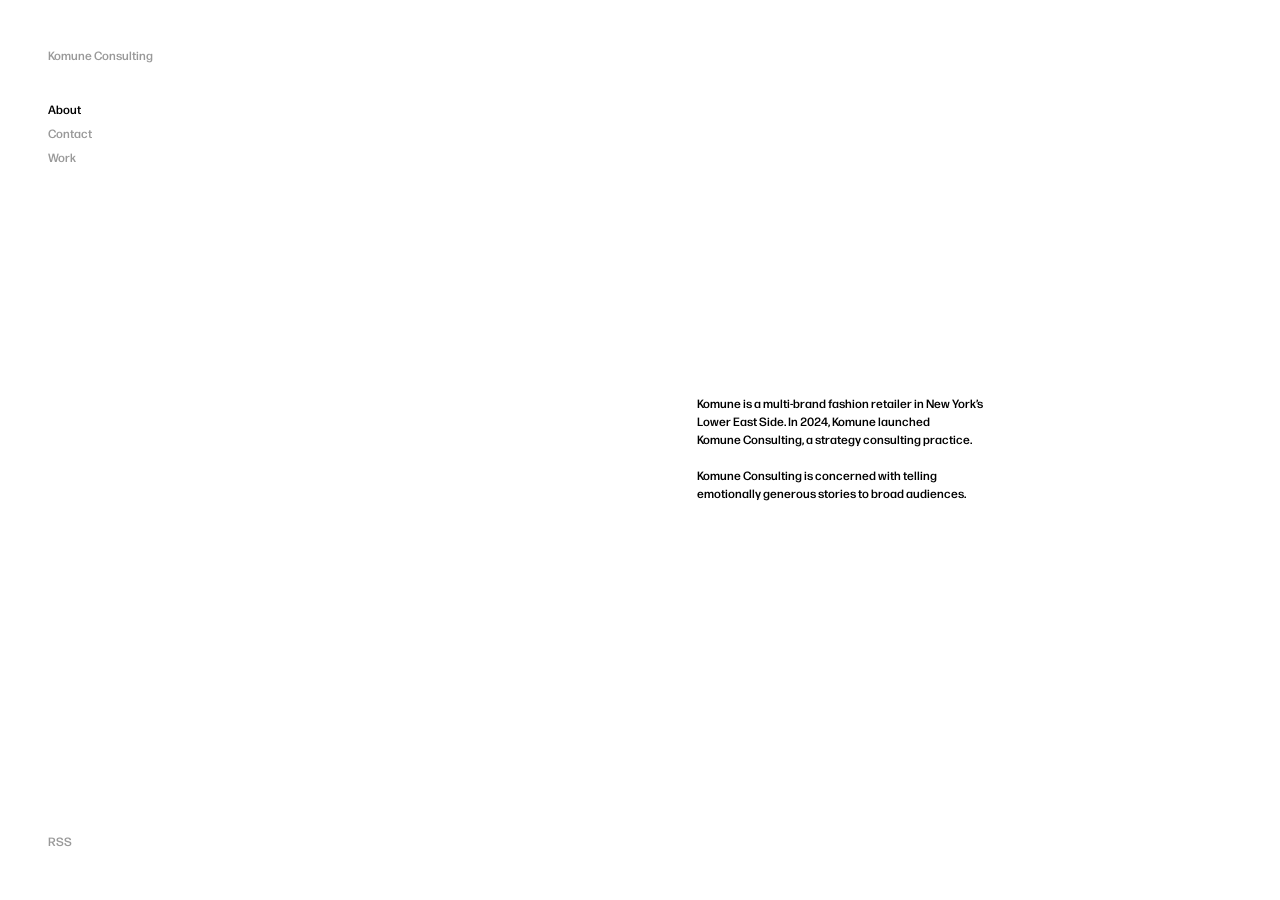
<file: about.html>
<!doctype html>
<html lang="en">
<head>
  <meta charset="utf-8">
  <meta name="viewport" content="width=device-width, initial-scale=1">
  <title>About — Komune Consulting</title>
  <link rel="icon" type="image/png" sizes="32x32" href="icons/favicon-32.png">
  <link rel="icon" type="image/png" sizes="512x512" href="icons/favicon-512.png">
  <link rel="apple-touch-icon" href="icons/apple-touch-icon.png">
  <link rel="alternate" type="application/rss+xml" title="Komune Consulting" href="feed.xml">
  <link rel="stylesheet" href="styles.css?v=8">
</head>
<body>
  <div class="page">
    <header class="sidebar">
      <a class="wordmark" href="index.html">Komune Consulting</a>
      <nav aria-label="Main">
        <ul class="nav">
          <li><a href="about.html" aria-current="page">About</a></li>
          <li><a href="contact.html">Contact</a></li>
          <li><a href="work.html">Work</a></li>
        </ul>
      </nav>
      <p class="sidebar-foot"><a href="feed.xml">RSS</a></p>
    </header>
    <main class="content content--centered">
      <div class="page-copy">
        <p>Komune is a multi-brand fashion retailer in New&nbsp;York’s Lower East Side. In 2024, Komune launched Komune&nbsp;Consulting, a strategy consulting practice.</p>
        <p>Komune&nbsp;Consulting is concerned with telling emotionally generous stories to broad audiences.</p>
      </div>
    </main>
  </div>
</body>
</html>
</file>
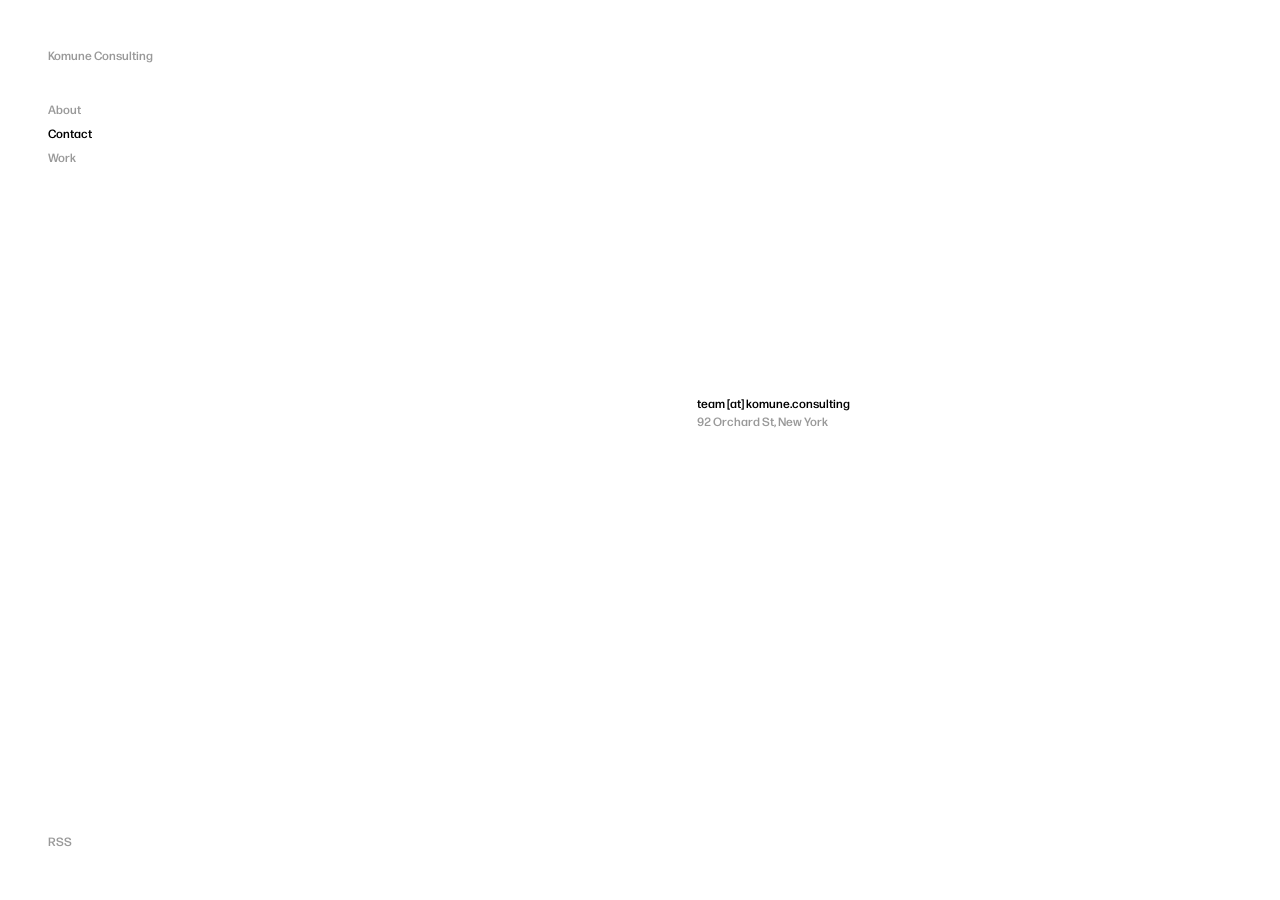
<file: contact.html>
<!doctype html>
<html lang="en">
<head>
  <meta charset="utf-8">
  <meta name="viewport" content="width=device-width, initial-scale=1">
  <title>Contact — Komune Consulting</title>
  <link rel="icon" type="image/png" sizes="32x32" href="icons/favicon-32.png">
  <link rel="icon" type="image/png" sizes="512x512" href="icons/favicon-512.png">
  <link rel="apple-touch-icon" href="icons/apple-touch-icon.png">
  <link rel="alternate" type="application/rss+xml" title="Komune Consulting" href="feed.xml">
  <link rel="stylesheet" href="styles.css?v=8">
</head>
<body>
  <div class="page">
    <header class="sidebar">
      <a class="wordmark" href="index.html">Komune Consulting</a>
      <nav aria-label="Main">
        <ul class="nav">
          <li><a href="about.html">About</a></li>
          <li><a href="contact.html" aria-current="page">Contact</a></li>
          <li><a href="work.html">Work</a></li>
        </ul>
      </nav>
      <p class="sidebar-foot"><a href="feed.xml">RSS</a></p>
    </header>
    <main class="content content--centered">
      <div class="page-copy">
        <p>team [at] komune.consulting<br>
          <span class="muted">92 Orchard St, New&nbsp;York</span></p>
      </div>
    </main>
  </div>
</body>
</html>
</file>
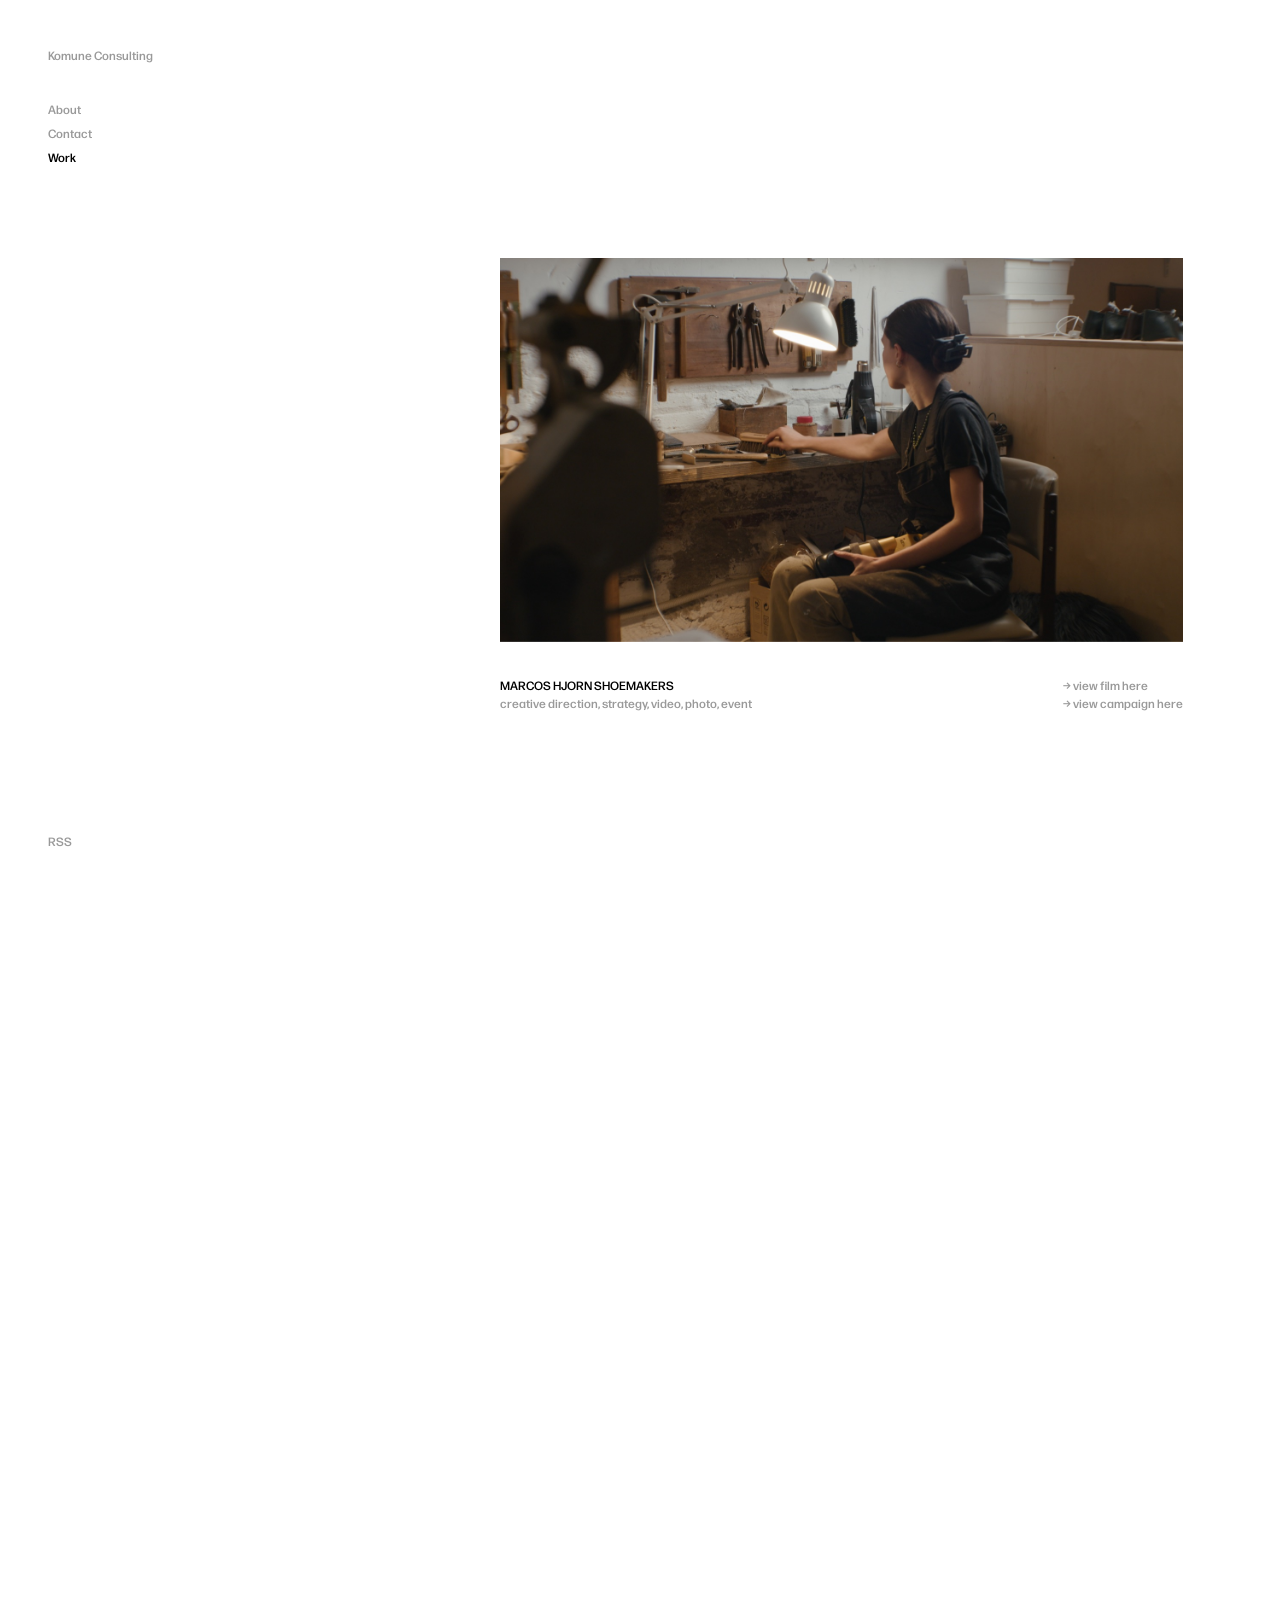
<file: work.html>
<!doctype html>
<html lang="en">
<head>
  <meta charset="utf-8">
  <meta name="viewport" content="width=device-width, initial-scale=1">
  <title>Work — Komune Consulting</title>
  <link rel="icon" type="image/png" sizes="32x32" href="icons/favicon-32.png">
  <link rel="icon" type="image/png" sizes="512x512" href="icons/favicon-512.png">
  <link rel="apple-touch-icon" href="icons/apple-touch-icon.png">
  <link rel="alternate" type="application/rss+xml" title="Komune Consulting" href="feed.xml">
  <link rel="stylesheet" href="styles.css?v=8">
  <script src="gallery.js?v=4" defer></script>
</head>
<body>
  <div class="page">
    <header class="sidebar">
      <a class="wordmark" href="index.html">Komune Consulting</a>
      <nav aria-label="Main">
        <ul class="nav">
          <li><a href="about.html">About</a></li>
          <li><a href="contact.html">Contact</a></li>
          <li><a href="work.html" aria-current="page">Work</a></li>
        </ul>
      </nav>
      <p class="sidebar-foot"><a href="feed.xml">RSS</a></p>
    </header>

    <main class="content">

      <section class="project" id="marcos-hjorn">
        <div class="gallery" role="group" aria-label="Marcos Hjorn Shoemakers images">
          <img class="slide is-active" src="images/gallery/marcos-01.jpg" width="683" height="384" style="aspect-ratio: 683 / 384" alt="Marcos Hjorn Shoemakers, image 1 of 7">
          <img class="slide" src="images/gallery/marcos-02.jpg" loading="lazy" width="683" height="384" style="aspect-ratio: 683 / 384" alt="Marcos Hjorn Shoemakers, image 2 of 7">
          <img class="slide" src="images/gallery/marcos-03.jpg" loading="lazy" width="683" height="384" style="aspect-ratio: 683 / 384" alt="Marcos Hjorn Shoemakers, image 3 of 7">
          <img class="slide" src="images/gallery/marcos-04.jpg" loading="lazy" width="683" height="384" style="aspect-ratio: 683 / 384" alt="Marcos Hjorn Shoemakers, image 4 of 7">
          <img class="slide" src="images/gallery/marcos-05.jpg" loading="lazy" width="683" height="384" style="aspect-ratio: 683 / 384" alt="Marcos Hjorn Shoemakers, image 5 of 7">
          <img class="slide" src="images/gallery/marcos-06.jpg" loading="lazy" width="683" height="384" style="aspect-ratio: 683 / 384" alt="Marcos Hjorn Shoemakers, image 6 of 7">
          <img class="slide" src="images/gallery/marcos-07.jpg" loading="lazy" width="683" height="384" style="aspect-ratio: 683 / 384" alt="Marcos Hjorn Shoemakers, image 7 of 7">
          <button class="gallery-btn gallery-btn--prev" type="button" aria-label="Previous image"></button>
          <button class="gallery-btn gallery-btn--next" type="button" aria-label="Next image"></button>
        </div>
        <div class="project-caption">
          <div class="project-info">
            <p class="project-title">MARCOS HJORN SHOEMAKERS</p>
            <p class="project-services">creative direction, strategy, video, photo, event</p>
          </div>
          <ul class="project-links">
            <li><span aria-hidden="true">→ </span><a href="https://www.youtube.com/watch?v=WJAlxHyw8B4&amp;t=12s" target="_blank" rel="noopener">view film here</a></li>
            <li><span aria-hidden="true">→ </span><a href="https://www.instagram.com/p/DduEGCQCWHR/?img_index=1" target="_blank" rel="noopener">view campaign here</a></li>
          </ul>
        </div>
      </section>

      <section class="project project--portrait" id="paf">
        <div class="gallery" role="group" aria-label="Post Archive Faction images">
          <img class="slide is-active" src="images/gallery/paf-01.jpg" width="288" height="384" style="aspect-ratio: 288 / 384" alt="Post Archive Faction (PAF), image 1 of 8">
          <img class="slide" src="images/gallery/paf-02.jpg" loading="lazy" width="288" height="384" style="aspect-ratio: 288 / 384" alt="Post Archive Faction (PAF), image 2 of 8">
          <img class="slide" src="images/gallery/paf-04.jpg" loading="lazy" width="288" height="384" style="aspect-ratio: 288 / 384" alt="Post Archive Faction (PAF), image 3 of 8">
          <img class="slide" src="images/gallery/paf-05.jpg" loading="lazy" width="288" height="384" style="aspect-ratio: 288 / 384" alt="Post Archive Faction (PAF), image 4 of 8">
          <img class="slide" src="images/gallery/paf-06.jpg" loading="lazy" width="288" height="384" style="aspect-ratio: 288 / 384" alt="Post Archive Faction (PAF), image 5 of 8">
          <img class="slide" src="images/gallery/paf-07.jpg" loading="lazy" width="288" height="384" style="aspect-ratio: 288 / 384" alt="Post Archive Faction (PAF), image 6 of 8">
          <img class="slide" src="images/gallery/paf-08.jpg" loading="lazy" width="288" height="384" style="aspect-ratio: 288 / 384" alt="Post Archive Faction (PAF), image 7 of 8">
          <img class="slide" src="images/gallery/paf-03.jpg" loading="lazy" width="512" height="384" style="aspect-ratio: 512 / 384" alt="Post Archive Faction (PAF), image 8 of 8">
          <button class="gallery-btn gallery-btn--prev" type="button" aria-label="Previous image"></button>
          <button class="gallery-btn gallery-btn--next" type="button" aria-label="Next image"></button>
        </div>
        <div class="project-caption">
          <div class="project-info">
            <p class="project-title">POST ARCHIVE FACTION (PAF)</p>
            <p class="project-services">creative direction, strategy, video, photo, event</p>
          </div>
          <ul class="project-links">
            <li><span aria-hidden="true">→ </span><a href="https://www.instagram.com/p/Deeurc3EaCA/?img_index=1" target="_blank" rel="noopener">view photos here</a></li>
            <li><span aria-hidden="true">→ </span><a href="https://www.instagram.com/p/DekZMhRpwwC/" target="_blank" rel="noopener">view video here</a></li>
          </ul>
        </div>
      </section>

      <section class="project project--portrait" id="aw26">
        <div class="gallery" role="group" aria-label="Komune AW26 Lookbook images">
          <img class="slide is-active" src="images/gallery/aw26-01.jpg" width="288" height="384" style="aspect-ratio: 288 / 384" alt="Komune AW26 Lookbook, image 1 of 6">
          <img class="slide" src="images/gallery/aw26-03.jpg" loading="lazy" width="288" height="384" style="aspect-ratio: 288 / 384" alt="Komune AW26 Lookbook, image 2 of 6">
          <img class="slide" src="images/gallery/aw26-05.jpg" loading="lazy" width="288" height="384" style="aspect-ratio: 288 / 384" alt="Komune AW26 Lookbook, image 3 of 6">
          <img class="slide" src="images/gallery/aw26-06.jpg" loading="lazy" width="288" height="384" style="aspect-ratio: 288 / 384" alt="Komune AW26 Lookbook, image 4 of 6">
          <img class="slide" src="images/gallery/aw26-02.jpg?v=2" loading="lazy" width="512" height="384" style="aspect-ratio: 512 / 384" alt="Komune AW26 Lookbook, image 5 of 6">
          <img class="slide" src="images/gallery/aw26-04.jpg" loading="lazy" width="512" height="384" style="aspect-ratio: 512 / 384" alt="Komune AW26 Lookbook, image 6 of 6">
          <button class="gallery-btn gallery-btn--prev" type="button" aria-label="Previous image"></button>
          <button class="gallery-btn gallery-btn--next" type="button" aria-label="Next image"></button>
        </div>
        <div class="project-caption">
          <div class="project-info">
            <p class="project-title">KOMUNE AW26 LOOKBOOK</p>
            <p class="project-services">creative direction, strategy, photo, ooh, print</p>
          </div>
          <ul class="project-links">
            <li><span aria-hidden="true">→ </span><a href="https://www.instagram.com/p/DctsZa3CUEX/?img_index=1" target="_blank" rel="noopener">view lookbook here</a></li>
            <li><span aria-hidden="true">→ </span><a href="https://www.instagram.com/p/Dcyw9zciQFR/?img_index=1" target="_blank" rel="noopener">view ooh here</a></li>
          </ul>
        </div>
      </section>

      <section class="project" id="sou">
        <div class="gallery" role="group" aria-label="Sou images">
          <img class="slide is-active" src="images/gallery/sou-01.jpg" width="683" height="384" style="aspect-ratio: 683 / 384" alt="Sou, image 1 of 19">
          <img class="slide" src="images/gallery/sou-02.jpg" loading="lazy" width="683" height="384" style="aspect-ratio: 683 / 384" alt="Sou, image 2 of 19">
          <img class="slide" src="images/gallery/sou-04.jpg" loading="lazy" width="683" height="384" style="aspect-ratio: 683 / 384" alt="Sou, image 3 of 19">
          <img class="slide" src="images/gallery/sou-05.jpg" loading="lazy" width="683" height="384" style="aspect-ratio: 683 / 384" alt="Sou, image 4 of 19">
          <img class="slide" src="images/gallery/sou-07.jpg" loading="lazy" width="683" height="384" style="aspect-ratio: 683 / 384" alt="Sou, image 5 of 19">
          <img class="slide" src="images/gallery/sou-08.jpg" loading="lazy" width="683" height="384" style="aspect-ratio: 683 / 384" alt="Sou, image 6 of 19">
          <img class="slide" src="images/gallery/sou-03.jpg" loading="lazy" width="480" height="384" style="aspect-ratio: 480 / 384" alt="Sou, image 7 of 19">
          <img class="slide" src="images/gallery/sou-06.jpg" loading="lazy" width="480" height="384" style="aspect-ratio: 480 / 384" alt="Sou, image 8 of 19">
          <img class="slide" src="images/gallery/sou-09.jpg" loading="lazy" width="480" height="384" style="aspect-ratio: 480 / 384" alt="Sou, image 9 of 19">
          <img class="slide" src="images/gallery/sou-11.jpg" loading="lazy" width="480" height="384" style="aspect-ratio: 480 / 384" alt="Sou, image 10 of 19">
          <img class="slide" src="images/gallery/sou-15.jpg" loading="lazy" width="489" height="384" style="aspect-ratio: 489 / 384" alt="Sou, image 11 of 19">
          <img class="slide" src="images/gallery/sou-16.jpg" loading="lazy" width="490" height="384" style="aspect-ratio: 490 / 384" alt="Sou, image 12 of 19">
          <img class="slide" src="images/gallery/sou-17.jpg" loading="lazy" width="579" height="384" style="aspect-ratio: 579 / 384" alt="Sou, image 13 of 19">
          <img class="slide" src="images/gallery/sou-12.jpg" loading="lazy" width="288" height="384" style="aspect-ratio: 288 / 384" alt="Sou, image 14 of 19">
          <img class="slide" src="images/gallery/sou-13.jpg" loading="lazy" width="288" height="384" style="aspect-ratio: 288 / 384" alt="Sou, image 15 of 19">
          <img class="slide" src="images/gallery/sou-14.jpg" loading="lazy" width="288" height="384" style="aspect-ratio: 288 / 384" alt="Sou, image 16 of 19">
          <img class="slide" src="images/gallery/sou-18.jpg" loading="lazy" width="288" height="384" style="aspect-ratio: 288 / 384" alt="Sou, image 17 of 19">
          <img class="slide" src="images/gallery/sou-19.jpg" loading="lazy" width="288" height="384" style="aspect-ratio: 288 / 384" alt="Sou, image 18 of 19">
          <img class="slide" src="images/gallery/sou-20.jpg" loading="lazy" width="288" height="384" style="aspect-ratio: 288 / 384" alt="Sou, image 19 of 19">
          <button class="gallery-btn gallery-btn--prev" type="button" aria-label="Previous image"></button>
          <button class="gallery-btn gallery-btn--next" type="button" aria-label="Next image"></button>
        </div>
        <div class="project-caption">
          <div class="project-info">
            <p class="project-title">SOU</p>
            <p class="project-services">creative direction, strategy, photo, video</p>
          </div>
          <ul class="project-links">
            <li><span aria-hidden="true">→ </span><a href="https://www.instagram.com/p/De9ZlVrES0l/?img_index=1" target="_blank" rel="noopener">view campaign here</a></li>
            <li><span aria-hidden="true">→ </span><a href="https://www.instagram.com/p/Ddoz6vekS8b/?img_index=1" target="_blank" rel="noopener">view event here</a></li>
          </ul>
        </div>
      </section>

      <section class="project" id="wenjue-lu" style="--measure: 576px"> <!-- 3:2 photos: caption matches their width -->
        <div class="gallery" role="group" aria-label="Wenjüe Lu images">
          <img class="slide is-active" src="images/gallery/wenjue-01.jpg?v=3" width="576" height="384" style="aspect-ratio: 576 / 384" alt="Wenjüe Lu, image 1 of 8">
          <img class="slide" src="images/gallery/wenjue-02.jpg?v=3" loading="lazy" width="576" height="384" style="aspect-ratio: 576 / 384" alt="Wenjüe Lu, image 2 of 8">
          <img class="slide" src="images/gallery/wenjue-03.jpg?v=3" loading="lazy" width="576" height="384" style="aspect-ratio: 576 / 384" alt="Wenjüe Lu, image 3 of 8">
          <img class="slide" src="images/gallery/wenjue-04.jpg?v=3" loading="lazy" width="288" height="384" style="aspect-ratio: 288 / 384; object-position: 50% 50%" alt="Wenjüe Lu, image 4 of 8">
          <img class="slide" src="images/gallery/wenjue-05.jpg?v=3" loading="lazy" width="288" height="384" style="aspect-ratio: 288 / 384; object-position: 50% 63%" alt="Wenjüe Lu, image 5 of 8">
          <img class="slide" src="images/gallery/wenjue-06.jpg?v=3" loading="lazy" width="288" height="384" style="aspect-ratio: 288 / 384; object-position: 50% 75%" alt="Wenjüe Lu, image 6 of 8">
          <img class="slide" src="images/gallery/wenjue-07.jpg?v=3" loading="lazy" width="288" height="384" style="aspect-ratio: 288 / 384; object-position: 50% 100%" alt="Wenjüe Lu, image 7 of 8">
          <img class="slide" src="images/gallery/wenjue-08.jpg?v=3" loading="lazy" width="288" height="384" style="aspect-ratio: 288 / 384; object-position: 50% 58%" alt="Wenjüe Lu, image 8 of 8">
          <button class="gallery-btn gallery-btn--prev" type="button" aria-label="Previous image"></button>
          <button class="gallery-btn gallery-btn--next" type="button" aria-label="Next image"></button>
        </div>
        <div class="project-caption">
          <div class="project-info">
            <p class="project-title">WENJÜE LU</p>
            <p class="project-services">strategy, distribution, media</p>
          </div>
          <ul class="project-links">
            <li><span aria-hidden="true">→ </span><a href="https://www.instagram.com/p/Danq217nzG_/?img_index=1" target="_blank" rel="noopener">view showroom here</a></li>
            <li><span aria-hidden="true">→ </span><a href="https://www.instagram.com/p/DSQWBRygUde/?img_index=1" target="_blank" rel="noopener">view media example here</a></li>
          </ul>
        </div>
      </section>
    </main>
  </div>

  <div class="gallery-cursor" aria-hidden="true"><span class="gallery-cursor-prev">&lt;</span><span class="gallery-cursor-next">&gt;</span></div>
</body>
</html>
</file>
<file: styles.css>
@font-face {
  font-family: "Forma DJR Micro";
  src: local("Forma DJR Micro Medium"),
       local("FormaDJRMicro-Medium"),
       url("fonts/FormaDJRMicro-Medium-Testing.otf") format("opentype");
  font-weight: 500;
  font-style: normal;
  font-display: swap;
}

/*
  Design system
  - One type style: 12px on an 18px line. Hierarchy comes from colour only
    (black = primary, 40% black = secondary), never from size or weight.
  - Everything sits on a 6px baseline; spacing uses the steps below.
  - Every project image is 384px tall; widths follow each photo's own ratio
    (16:9 = 683, 4:3 = 512, 5:4 = 480, 3:4 = 288, 2:3 = 256).
  - Text lines up with image edges. A caption takes the width of a landscape image
    (683px), or of a portrait one (288px) under portrait projects. About and Contact
    copy uses that same 288px column (~54 characters a line).

  Grid: 12 columns across the window, 48px outer margins, 24px gutters.
    columns 1-3   sidebar: wordmark and nav hang from the top margin, RSS sits on the
                  bottom margin
    column  4     left empty, as a wide gutter between navigation and content
    columns 5-12  the field: images, captions and copy are centred in it
  The focal point is the centre of the field, halfway down the window. Every image
  is centred on it, and so is the About and Contact copy column, so moving between
  pages the eye stays on one spot. Text itself is always set flush left.
*/
:root {
  --color-bg: #fff;
  --color-text: #000;
  --color-text-muted: rgba(0, 0, 0, 0.4);
  --font-sans: "Forma DJR Micro", "Helvetica Neue", Helvetica, Arial, sans-serif;

  --font-size: 12px;
  --line: 18px;

  --space-xs: 6px;
  --space-s: 12px;
  --space-m: 24px;
  --space-l: 36px;
  --space-xl: 48px;

  --columns: 12;
  --margin: var(--space-xl);
  --gutter: var(--space-m);
  --image-height: 384px;
  --measure: 683px;          /* a 16:9 image at 384px tall */
  --measure-portrait: 288px; /* a 3:4 image at 384px tall; ~54 characters a line */
  --horizon: max(var(--margin), calc(50vh - var(--image-height) / 2)); /* image top when centred in the window */

  /* Motion: every animation uses this curve (speed peaks at 60% of the duration),
     with durations between 100ms and 300ms. */
  --ease: cubic-bezier(0.42, 0, 0.72, 1);
  --duration-fast: 150ms;
  --duration-base: 250ms;
  --duration-slow: 300ms;
}

@keyframes fade-in {
  from { opacity: 0; }
}

*, *::before, *::after { box-sizing: border-box; }

html, body {
  margin: 0;
  background: var(--color-bg);
  color: var(--color-text);
}

body {
  font-family: var(--font-sans);
  font-weight: 500;
  font-size: var(--font-size);
  line-height: var(--line);
  font-variant-numeric: tabular-nums;
  -webkit-font-smoothing: antialiased;
  -moz-osx-font-smoothing: grayscale;
}

p, ul { margin: 0; }

/* The page grid. Content areas inherit it through subgrid, so every column line
   is shared by the sidebar, the copy, the images and the captions. */
.page {
  display: grid;
  grid-template-columns: repeat(var(--columns), minmax(0, 1fr));
  column-gap: var(--gutter);
  align-items: start;
  align-content: start; /* rows stay their own height; don't stretch to fill the window */
  min-height: 100vh;
  padding: 0 var(--margin);
}

/* Sidebar: columns 1-3, held in place while the page scrolls */
.sidebar {
  grid-column: 1 / 4;
  position: sticky;
  top: 0;
  display: flex;
  flex-direction: column;
  align-items: flex-start;
  gap: var(--space-l);
  height: 100vh;
  padding: var(--margin) 0;
}

/* RSS: pushed down onto the bottom margin */
.sidebar-foot {
  margin-top: auto;
}

.wordmark,
.nav a,
.sidebar-foot a {
  display: block;
  color: var(--color-text-muted);
  text-decoration: none;
  white-space: nowrap;
  transition: color var(--duration-base) var(--ease);
}

.nav {
  display: flex;
  flex-direction: column;
  align-items: flex-start;
  gap: var(--space-xs);
  padding: 0;
  list-style: none;
}

.wordmark:hover,
.wordmark:focus-visible,
.wordmark[aria-current="page"],
.nav a:hover,
.nav a:focus-visible,
.nav a[aria-current="page"],
.sidebar-foot a:hover,
.sidebar-foot a:focus-visible {
  color: var(--color-text);
}

.wordmark:focus-visible,
.nav a:focus-visible,
.sidebar-foot a:focus-visible,
.project-links a:focus-visible {
  outline: 1px solid currentColor;
  outline-offset: 3px;
}

/* Content: columns 4-12 (column 4 stays empty) */
.content {
  grid-column: 4 / -1;
  display: grid;
  grid-template-columns: subgrid;
  min-width: 0;
}

/* About, Contact: the copy column is centred in the field. About's copy is centred
   halfway down the window, on the middle of a Work image; Contact starts on the same
   line as About, so the first line never moves between the two pages.
   --about-height is the About copy's height (6 lines); update it if the copy changes. */
.content--centered {
  --about-height: calc(6 * var(--line));
  align-content: start;
  padding: max(var(--margin), calc(50vh - var(--about-height) / 2)) 0 var(--margin);
}

.page-copy {
  grid-column: 2 / -1;
  justify-self: center;
  width: min(var(--measure-portrait), 100%); /* the column of a portrait caption */
  text-wrap: balance; /* lines of a paragraph come out close to equal length */
}

.page-copy p + p {
  margin-top: var(--line); /* one blank line */
}

/* Secondary lines in page copy (e.g. the address on Contact) */
.page-copy .muted {
  color: var(--color-text-muted);
}

/* Page content fades in on arrival; the menu stays put so it doesn't flicker between pages. */
.content {
  animation: fade-in var(--duration-slow) var(--ease) both;
}

/* Home page "+" (positioned by home.js; free to roam the whole viewport) */
.plus {
  position: fixed;
  top: 0;
  left: 0;
  z-index: 5;
  font-size: calc(var(--font-size) * 1.05 * 1.025); /* 7.6% larger than the body text (~12.9px) */
  line-height: 1;
  color: var(--color-text);
  user-select: none;
  -webkit-user-select: none;
  pointer-events: none; /* clicks pass straight through, even in theory */
  visibility: hidden; /* shown once home.js has placed it */
  will-change: transform;
}

.plus.is-ready {
  visibility: visible;
  /* "backwards" (not "both") so the warp fade's opacity transition still works afterwards */
  animation: fade-in var(--duration-slow) var(--ease) backwards;
}

/* Quick fade used when it escapes from a corner */
.plus.is-warping {
  opacity: 0;
  transition: opacity var(--duration-fast) var(--ease);
}

.plus.is-ready:not(.is-warping) {
  transition: opacity var(--duration-fast) var(--ease);
}

@media (prefers-reduced-motion: reduce) {
  *, *::before, *::after {
    animation-duration: 1ms !important;
    transition-duration: 1ms !important;
  }
}

/* Work: one project per screen. The image is centred on the focal point and the
   caption hangs below it on the text columns. */
.project {
  grid-column: 1 / -1;
  display: grid;
  grid-template-columns: subgrid;
  grid-template-rows: var(--image-height) auto; /* image row, caption row */
  align-content: start;
  row-gap: var(--space-l);
  min-height: 100vh;
  padding: var(--horizon) 0 var(--margin);
}

/* Scroll fade: gallery.js marks projects outside the view; they fade in as they arrive. */
.project > * {
  transition: opacity var(--duration-fast) var(--ease);
}

.project.is-offscreen > * {
  opacity: 0;
}

/* Gallery: every image is --image-height tall at its own proportions (no cropping).
   Each img's width/height attributes hold its display size; the frame wraps the active one. */
.gallery {
  grid-column: 2 / -1;
  justify-self: center;
  align-self: center; /* a scaled-down image stays centred on the focal point */
  position: relative;
  max-width: 100%;
}

.slide {
  max-width: 100%;
  height: auto;
  object-fit: cover; /* each img's inline aspect-ratio pins it to exactly 360px tall */
  display: none;
}

.slide.is-active {
  display: block;
}

.gallery-btn {
  position: absolute;
  top: 0;
  bottom: 0;
  width: 50%;
  margin: 0;
  padding: 0;
  border: 0;
  background: transparent;
  cursor: pointer;
}

.gallery-btn--prev { left: 0; }
.gallery-btn--next { right: 0; }

.gallery-btn:focus-visible {
  outline: 1px solid var(--color-text);
  outline-offset: -1px;
}

/* Custom "<>" cursor (mouse/trackpad only) */
.gallery-cursor {
  display: none;
}

@media (hover: hover) and (pointer: fine) {
  .gallery-btn { cursor: none; }

  .gallery-cursor {
    position: fixed;
    top: 0;
    left: 0;
    z-index: 10;
    display: flex;
    gap: 2px;
    line-height: 1;
    pointer-events: none;
    user-select: none;
    opacity: 0;
    transition: opacity var(--duration-fast) var(--ease);
    transform: translate(-50%, -50%);
  }

  .gallery-cursor.is-visible { opacity: 1; }

  .gallery-cursor span {
    color: rgba(255, 255, 255, 0.4);
    transition: color var(--duration-fast) var(--ease);
  }

  .gallery-cursor[data-side="prev"] .gallery-cursor-prev,
  .gallery-cursor[data-side="next"] .gallery-cursor-next {
    color: #fff;
  }
}

/* Caption: centred under the image at the width of a landscape image, so its edges
   meet the photo's. Project info on the left, links on the right. */
.project-caption {
  grid-column: 2 / -1;
  justify-self: center;
  display: flex;
  align-items: flex-start;
  justify-content: space-between;
  gap: var(--space-xs) var(--space-m);
  width: min(var(--measure), 100%);
}

.project-links { white-space: nowrap; }

/* Portrait projects: the caption narrows to the 288px width of a 3:4 image and stacks */
.project--portrait .project-caption {
  width: min(var(--measure-portrait), 100%);
  flex-direction: column;
  gap: var(--line);
}

.project-services {
  color: var(--color-text-muted);
}

.project-links {
  padding: 0;
  list-style: none;
  color: var(--color-text-muted);
}

.project-links a {
  color: inherit;
  text-decoration: none; /* the arrow and the hover colour mark them as links */
  transition: color var(--duration-base) var(--ease);
}

.project-links a:hover,
.project-links a:focus-visible {
  color: var(--color-text);
}

/* Phones and narrow windows: a 4-column grid with 24px margins. The sidebar scrolls
   away with the page and everything stacks in one full-width column. */
@media (max-width: 900px) {
  :root { --columns: 4; --margin: var(--space-m); }
  .sidebar { grid-column: 1 / -1; position: static; height: auto; }
  .sidebar-foot { margin-top: 0; }
  .content { grid-column: 1 / -1; }
  .content--centered { padding: 0 0 var(--space-xl); }
  .page-copy,
  .gallery,
  .project-caption { grid-column: 1 / -1; justify-self: start; }
  .project-caption { flex-direction: column; gap: var(--line); }
  .project { min-height: 0; padding: 0 0 var(--space-xl); grid-template-rows: none; }
}
</file>
